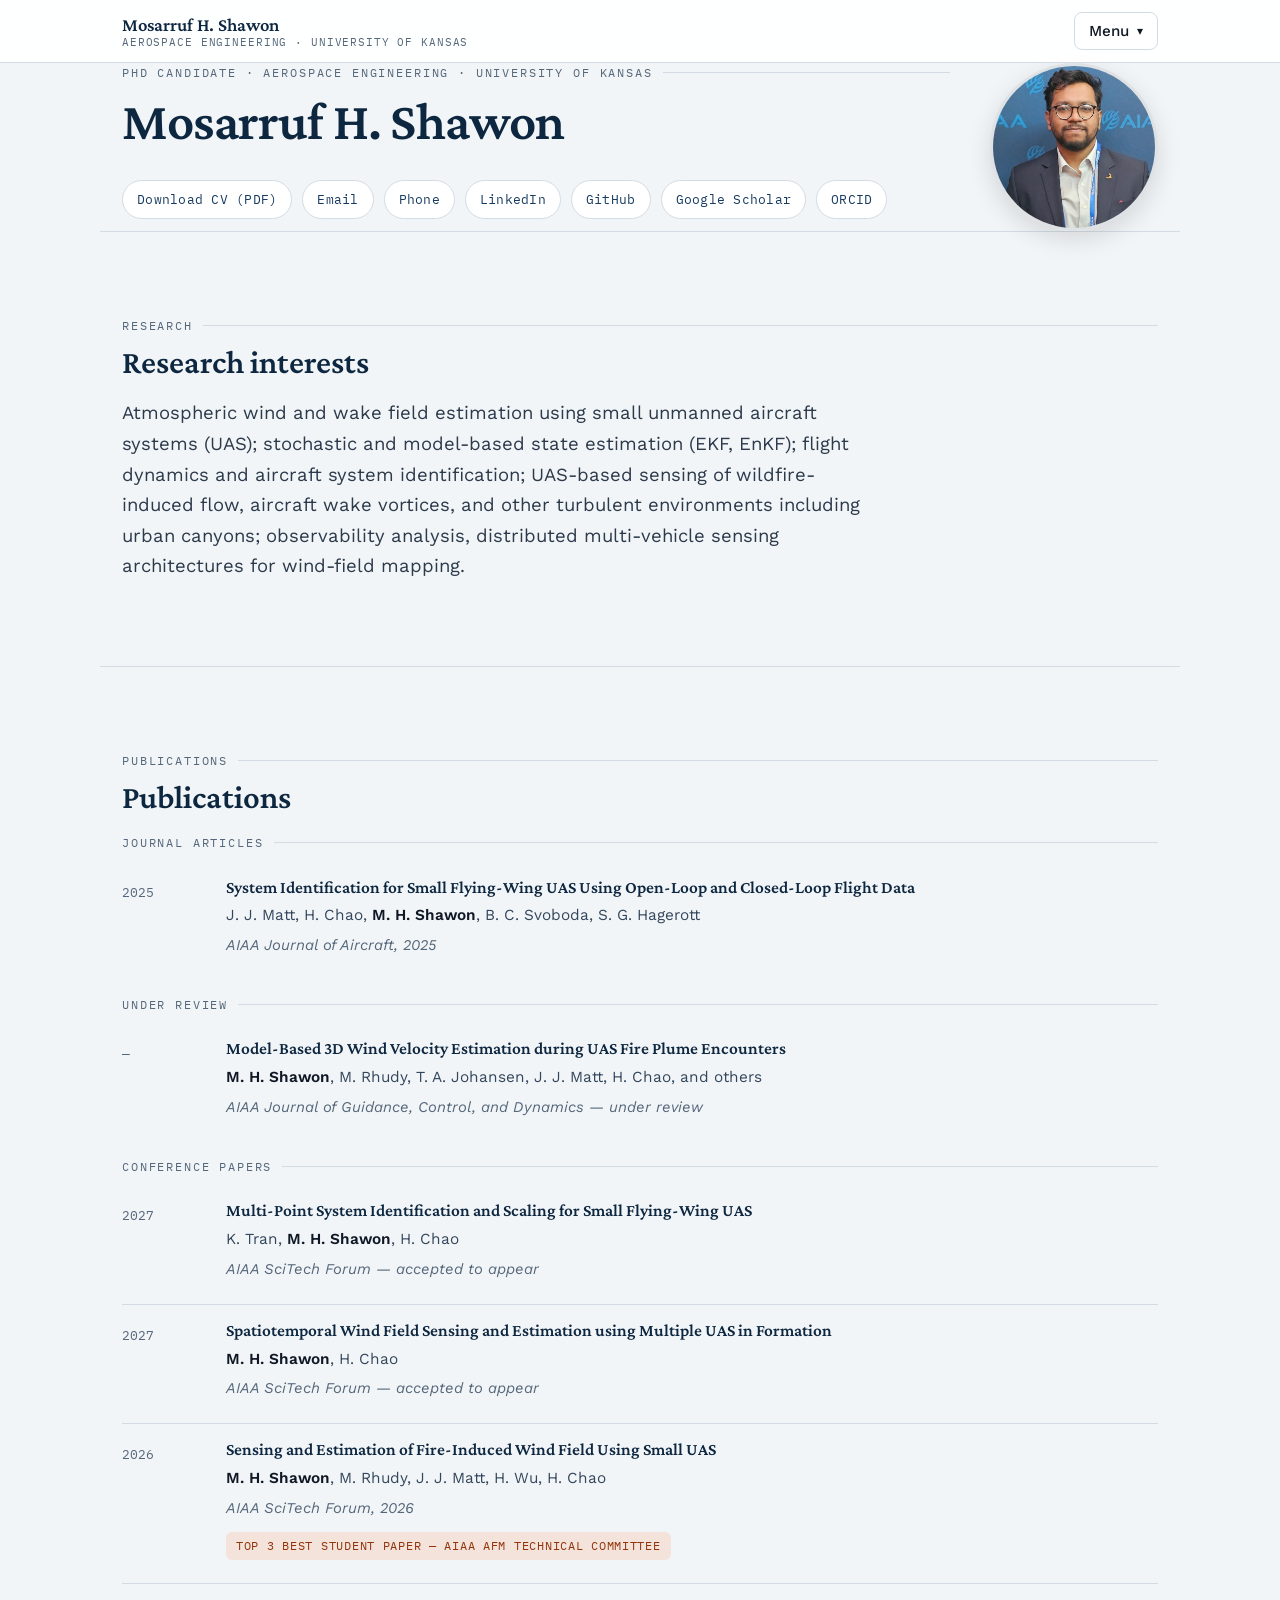
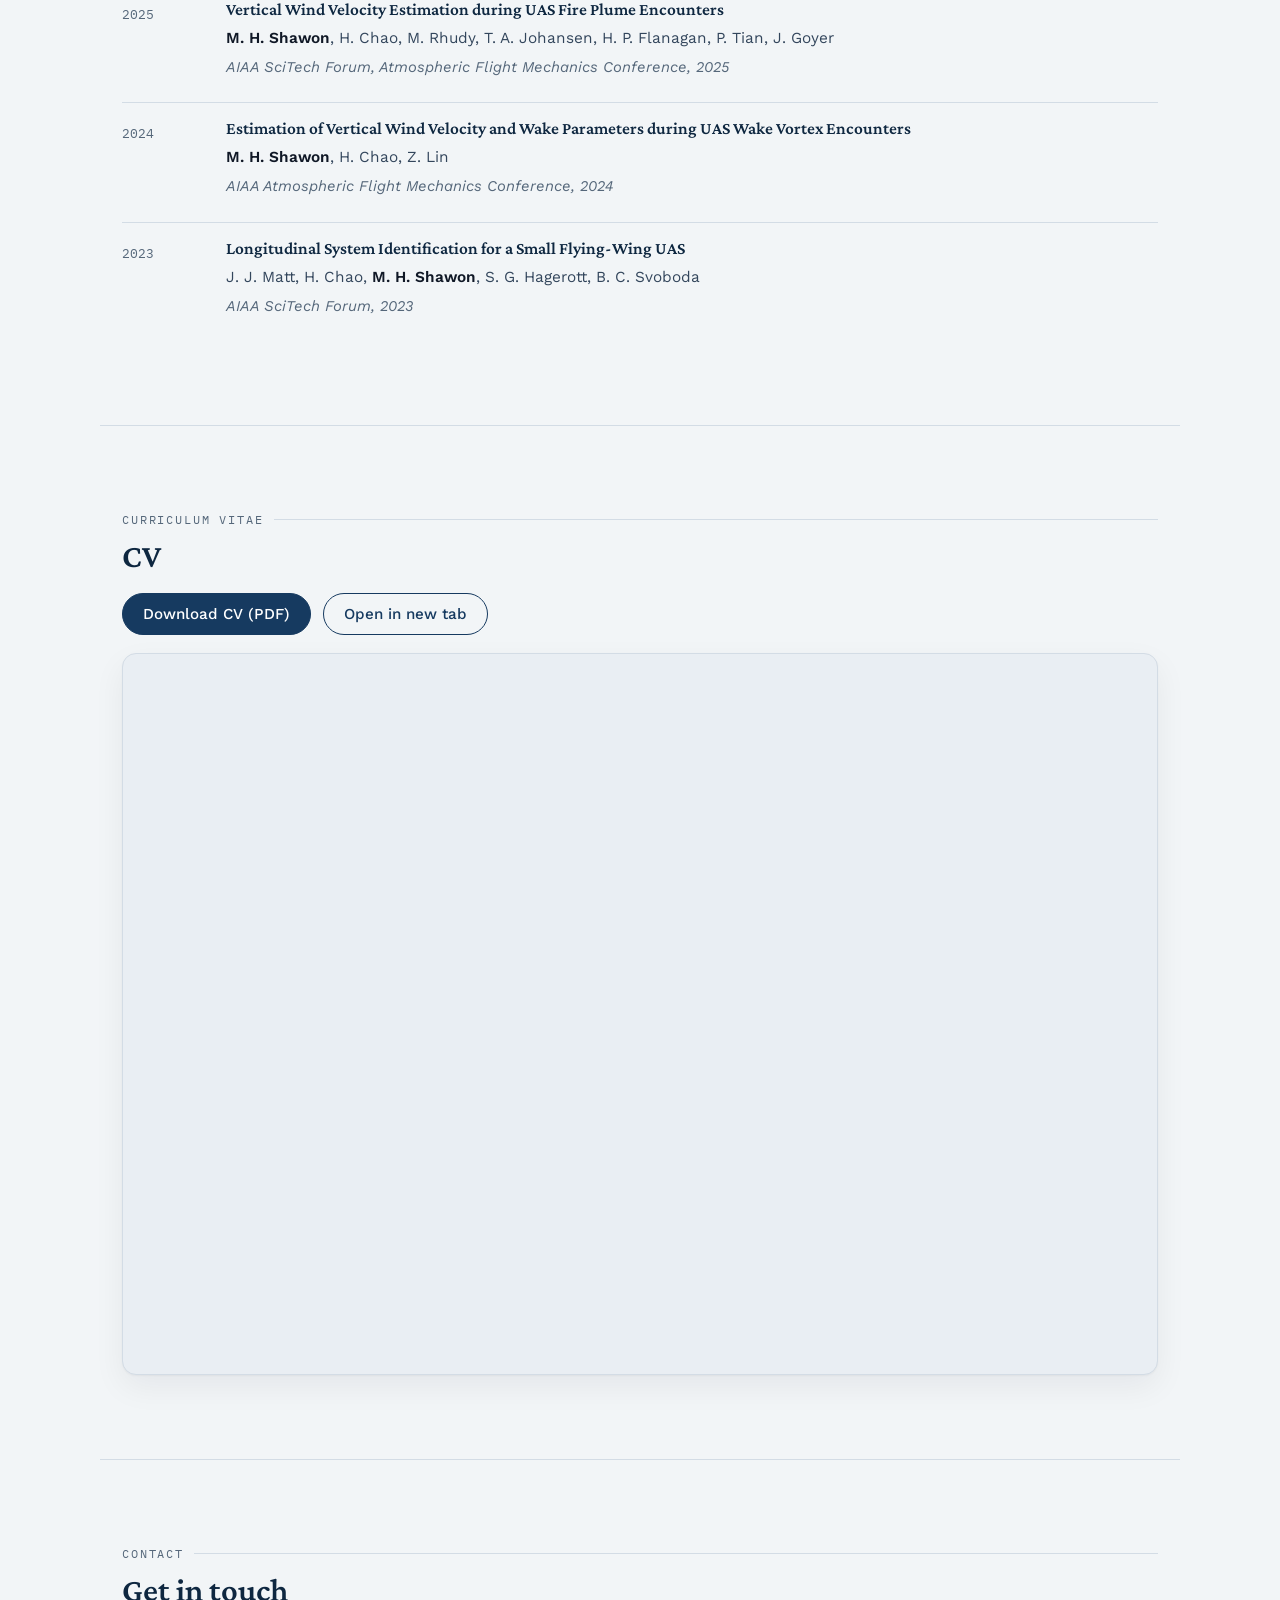
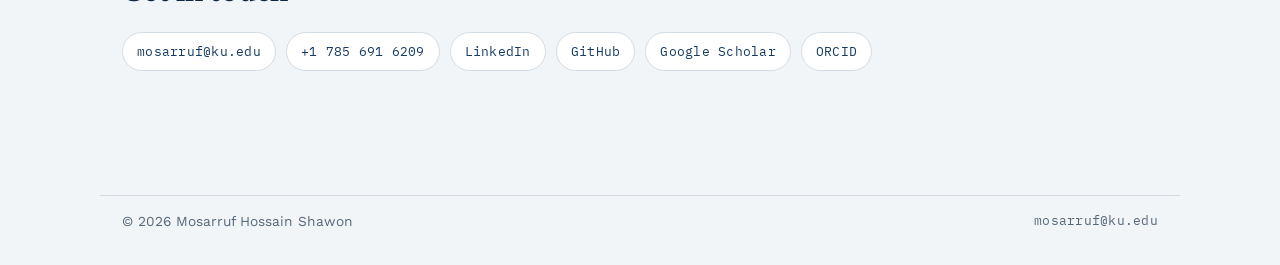
<file: index.html>
<!DOCTYPE html>
<html lang="en">
<head>
<meta charset="utf-8">
<meta name="viewport" content="width=device-width, initial-scale=1">

<title>Mosarruf H. Shawon | Aerospace PhD Candidate — UAS Wind Field Estimation</title>
<meta name="description" content="Mosarruf H. Shawon is an aerospace engineering PhD candidate at the University of Kansas working on wind field estimation, stochastic filtering and system identification with small unmanned aircraft systems. Research, publications, CV and contact links.">
<meta name="keywords" content="Mosarruf Hossain Shawon, Mosarruf Shawon, aerospace engineering, wind estimation, UAS, unmanned aircraft systems, Kalman filter, EKF, system identification, University of Kansas, CUSL, CV">
<meta name="author" content="Mosarruf Hossain Shawon">
<link rel="canonical" href="https://mosarrufhossain.github.io/">
<meta name="robots" content="index, follow">

<meta property="og:type" content="profile">
<meta property="og:title" content="Mosarruf H. Shawon — Aerospace PhD Candidate">
<meta property="og:description" content="Wind field estimation, stochastic filtering and system identification with small unmanned aircraft systems. Research, publications, CV and contact links.">
<meta property="og:url" content="https://mosarrufhossain.github.io/">
<meta property="og:site_name" content="Mosarruf H. Shawon">
<meta name="twitter:card" content="summary">

<link rel="icon" href="assets/img/favicon.svg" type="image/svg+xml">
<link rel="preconnect" href="https://fonts.googleapis.com">
<link rel="preconnect" href="https://fonts.gstatic.com" crossorigin>
<link href="https://fonts.googleapis.com/css2?family=Crimson+Pro:ital,wght@0,400;0,600;1,400&family=IBM+Plex+Mono:wght@400;500&family=Work+Sans:wght@300;400;500;600&display=swap" rel="stylesheet">
<link rel="stylesheet" href="assets/css/styles.css">
<link rel="stylesheet" href="assets/css/onepage.css">
<script defer src="assets/js/main.js"></script>

<style>
/* Top identity section with circular portrait */
.identity {
  display: grid;
  grid-template-columns: minmax(0, 1fr) auto;
  align-items: start;
  gap: 2.5rem;
}

.identity-text {
  min-width: 0;
}

.identity-photo {
  justify-self: end;
  align-self: start;
}

.identity-photo img {
  display: block;
  width: 168px;
  height: 168px;
  border-radius: 50%;
  object-fit: cover;
  object-position: center;
  border: 3px solid rgba(0, 0, 0, 0.08);
  box-shadow: 0 8px 24px rgba(0, 0, 0, 0.12);
}

@media (max-width: 720px) {
  .identity {
    grid-template-columns: 1fr;
  }

  .identity-photo {
    justify-self: start;
    grid-row: 1;
  }

  .identity-photo img {
    width: 132px;
    height: 132px;
  }
}
</style>

<script type="application/ld+json">
{
  "@context": "https://schema.org",
  "@type": "Person",
  "name": "Mosarruf Hossain Shawon",
  "alternateName": "Mosarruf H. Shawon",
  "url": "https://mosarrufhossain.github.io/",
  "email": "mailto:mosarruf@ku.edu",
  "jobTitle": "PhD Candidate in Aerospace Engineering",
  "image": "https://mosarrufhossain.github.io/assets/img/portrait.jpg",
  "affiliation": { "@type": "CollegeOrUniversity", "name": "University of Kansas", "department": "Department of Aerospace Engineering" },
  "sameAs": [
    "https://www.linkedin.com/in/mosarruf-shawon",
    "https://github.com/mosarrufhossain",
    "https://scholar.google.com/citations?user=8Z8fi-0AAAAJ&hl=en&oi=ao",
    "https://orcid.org/0009-0006-4657-786X"
  ]
}
</script>

<style>
  .pub-title a { color: inherit; text-decoration: none; }
  .pub-title a:hover,
  .pub-title a:focus-visible { text-decoration: underline; text-underline-offset: 0.16em; }
</style>

</head>

<body>
<a class="skip-link" href="#main">Skip to content</a>

<header class="site-header">
  <div class="bar">
    <a class="brand" href="#top">
      <span class="brand-name">Mosarruf H. Shawon</span>
      <span class="brand-role">Aerospace Engineering · University of Kansas</span>
    </a>
    <button class="dropdown-toggle" type="button" aria-expanded="false" aria-controls="site-nav">
      Menu <span class="chevron">▾</span>
    </button>
    <nav class="dropdown-panel" id="site-nav" aria-label="Main">
      <a href="#research">Research</a>
      <a href="#publications">Publications</a>
      <a href="#cv">CV</a>
      <a href="#contact">Contact</a>
      <a class="cv-link" href="assets/cv/Mosarruf-Hossain-Shawon-CV.pdf">Download CV (PDF)</a>
    </nav>
  </div>
</header>

<main id="main">

  <!-- ============================ IDENTITY ================================ -->
  <section class="wrap identity" id="top">
    <div class="identity-text">
      <p class="label">PhD Candidate · Aerospace Engineering · University of Kansas</p>
      <h1>Mosarruf H. Shawon</h1>
      <div class="quicklinks">
        <a href="assets/cv/Mosarruf-Hossain-Shawon-CV.pdf">Download CV (PDF)</a>
        <a href="mailto:mosarruf@ku.edu">Email</a>
        <a href="tel:+17856916209">Phone</a>
        <a href="https://www.linkedin.com/in/mosarruf-shawon" rel="me noopener">LinkedIn</a>
        <a href="https://github.com/mosarrufhossain" rel="me noopener">GitHub</a>
        <a href="https://scholar.google.com/citations?user=8Z8fi-0AAAAJ&hl=en&oi=ao" rel="me noopener">Google Scholar</a>
        <a href="https://orcid.org/0009-0006-4657-786X" rel="me noopener">ORCID</a>
      </div>
    </div>
    <div class="identity-photo">
      <img src="assets/img/portrait.jpg" width="168" height="168"
           alt="Mosarruf H. Shawon at the AIAA SciTech Forum">
    </div>
  </section>

  <!-- ========================= RESEARCH ================================== -->
  <section class="wrap block reveal" id="research">
    <p class="label">Research</p>
    <h2>Research interests</h2>
    <p class="lede">
      Atmospheric wind and wake field estimation using small unmanned aircraft systems (UAS);
      stochastic and model-based state estimation (EKF, EnKF); flight dynamics and aircraft
      system identification; UAS-based sensing of wildfire-induced flow, aircraft wake vortices,
      and other turbulent environments including urban canyons; observability analysis, distributed multi-vehicle sensing architectures for wind-field mapping.
    </p>
  </section>

  <!-- ======================= PUBLICATIONS ================================ -->
  <section class="wrap block reveal" id="publications">
    <p class="label">Publications</p>
    <h2>Publications</h2>

    <p class="label" style="margin-top:10px;">Journal Articles</p>
    <ul class="pub-list compact">
      <li class="pub">
        <div class="pub-year">2025</div>
        <div>
          <h3 class="pub-title"><a href="https://arc.aiaa.org/doi/10.2514/1.C038147" rel="noopener">System Identification for Small Flying-Wing UAS Using Open-Loop and Closed-Loop Flight Data</a></h3>
          <p class="pub-authors">J. J. Matt, H. Chao, <span class="me">M. H. Shawon</span>, B. C. Svoboda, S. G. Hagerott</p>
          <p class="pub-venue">AIAA Journal of Aircraft, 2025</p>
        </div>
      </li>
    </ul>

    <p class="label" style="margin-top:22px;">Under Review</p>
    <ul class="pub-list compact">
      <li class="pub">
        <div class="pub-year">—</div>
        <div>
          <h3 class="pub-title">Model-Based 3D Wind Velocity Estimation during UAS Fire Plume Encounters</h3>
          <p class="pub-authors"><span class="me">M. H. Shawon</span>, M. Rhudy, T. A. Johansen, J. J. Matt, H. Chao, and others</p>
          <p class="pub-venue">AIAA Journal of Guidance, Control, and Dynamics — under review</p>
        </div>
      </li>
    </ul>

    <p class="label" style="margin-top:22px;">Conference Papers</p>
    <ul class="pub-list compact">
      <li class="pub">
        <div class="pub-year">2027</div>
        <div>
          <h3 class="pub-title">Multi-Point System Identification and Scaling for Small Flying-Wing UAS</h3>
          <p class="pub-authors">K. Tran, <span class="me">M. H. Shawon</span>, H. Chao</p>
          <p class="pub-venue">AIAA SciTech Forum — accepted to appear</p>
        </div>
      </li>
      <li class="pub">
        <div class="pub-year">2027</div>
        <div>
          <h3 class="pub-title">Spatiotemporal Wind Field Sensing and Estimation using Multiple UAS in Formation</h3>
          <p class="pub-authors"><span class="me">M. H. Shawon</span>, H. Chao</p>
          <p class="pub-venue">AIAA SciTech Forum — accepted to appear</p>
        </div>
      </li>
      <li class="pub">
        <div class="pub-year">2026</div>
        <div>
          <h3 class="pub-title"><a href="https://arc.aiaa.org/doi/10.2514/6.2026-2286" rel="noopener">Sensing and Estimation of Fire-Induced Wind Field Using Small UAS</a></h3>
          <p class="pub-authors"><span class="me">M. H. Shawon</span>, M. Rhudy, J. J. Matt, H. Wu, H. Chao</p>
          <p class="pub-venue">AIAA SciTech Forum, 2026</p>
          <p><span class="award">Top 3 Best Student Paper — AIAA AFM Technical Committee</span></p>
        </div>
      </li>
      <li class="pub">
        <div class="pub-year">2025</div>
        <div>
          <h3 class="pub-title"><a href="https://arc.aiaa.org/doi/abs/10.2514/6.2025-1624" rel="noopener">Vertical Wind Velocity Estimation during UAS Fire Plume Encounters</a></h3>
          <p class="pub-authors"><span class="me">M. H. Shawon</span>, H. Chao, M. Rhudy, T. A. Johansen, H. P. Flanagan, P. Tian, J. Goyer</p>
          <p class="pub-venue">AIAA SciTech Forum, Atmospheric Flight Mechanics Conference, 2025</p>
        </div>
      </li>
      <li class="pub">
        <div class="pub-year">2024</div>
        <div>
          <h3 class="pub-title"><a href="https://arc.aiaa.org/doi/10.2514/6.2024-2487" rel="noopener">Estimation of Vertical Wind Velocity and Wake Parameters during UAS Wake Vortex Encounters</a></h3>
          <p class="pub-authors"><span class="me">M. H. Shawon</span>, H. Chao, Z. Lin</p>
          <p class="pub-venue">AIAA Atmospheric Flight Mechanics Conference, 2024</p>
        </div>
      </li>
      <li class="pub">
        <div class="pub-year">2023</div>
        <div>
          <h3 class="pub-title"><a href="https://arc.aiaa.org/doi/10.2514/6.2023-0628" rel="noopener">Longitudinal System Identification for a Small Flying-Wing UAS</a></h3>
          <p class="pub-authors">J. J. Matt, H. Chao, <span class="me">M. H. Shawon</span>, S. G. Hagerott, B. C. Svoboda</p>
          <p class="pub-venue">AIAA SciTech Forum, 2023</p>
        </div>
      </li>
    </ul>
  </section>

  <!-- ============================== CV ==================================== -->
  <section class="wrap block reveal" id="cv">
    <p class="label">Curriculum Vitae</p>
    <h2>CV</h2>
    <div class="btn-row" style="margin-top:4px; margin-bottom:18px;">
      <a class="btn" href="assets/cv/Mosarruf-Hossain-Shawon-CV.pdf">Download CV (PDF)</a>
      <a class="btn btn--ghost" href="assets/cv/Mosarruf-Hossain-Shawon-CV.pdf" target="_blank" rel="noopener">Open in new tab</a>
    </div>
    <div class="cv-embed">
      <iframe src="assets/cv/Mosarruf-Hossain-Shawon-CV.pdf" title="Mosarruf H. Shawon — CV">
        <p class="cv-fallback">Your browser can't display the embedded PDF.
        <a href="assets/cv/Mosarruf-Hossain-Shawon-CV.pdf">Download the CV</a> instead.</p>
      </iframe>
    </div>
  </section>

  <!-- ============================ CONTACT ================================= -->
  <section class="wrap block reveal" id="contact">
    <p class="label">Contact</p>
    <h2>Get in touch</h2>
    <div class="quicklinks">
      <a href="mailto:mosarruf@ku.edu">mosarruf@ku.edu</a>
      <a href="tel:+17856916209">+1 785 691 6209</a>
      <a href="https://www.linkedin.com/in/mosarruf-shawon" rel="me noopener">LinkedIn</a>
      <a href="https://github.com/mosarrufhossain" rel="me noopener">GitHub</a>
      <a href="https://scholar.google.com/citations?user=8Z8fi-0AAAAJ&hl=en&oi=ao" rel="me noopener">Google Scholar</a>
      <a href="https://orcid.org/0009-0006-4657-786X" rel="me noopener">ORCID</a>
    </div>
  </section>

</main>

<footer class="footer-bottom wrap" style="border-top:1px solid var(--rule); margin-top:40px;">
  <span>© <span id="year">2026</span> Mosarruf Hossain Shawon</span>
  <span class="mono">mosarruf@ku.edu</span>
</footer>

</body>
</html>
</file>
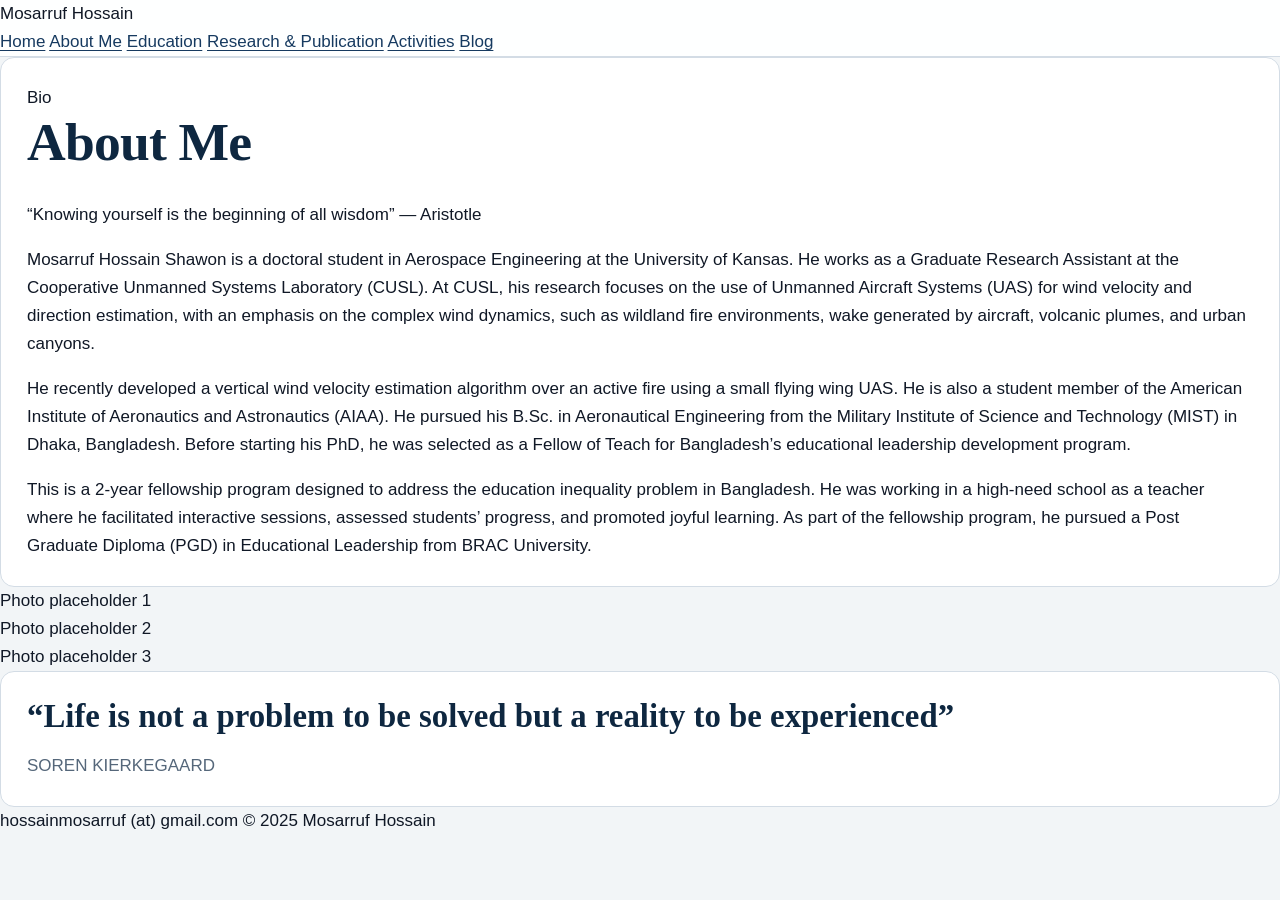
<file: about.html>
<!DOCTYPE html>
<html lang="en">
<head>
  <meta charset="UTF-8" />
  <meta name="viewport" content="width=device-width, initial-scale=1.0" />
  <title>About Me | Mosarruf Hossain</title>
  <link rel="stylesheet" href="styles.css" />
</head>
<body>
  <header class="site-header">
    <nav class="nav">
      <a class="brand" href="index.html">Mosarruf Hossain</a>
      <div class="nav-links">
        <a href="index.html">Home</a>
        <a href="about.html">About Me</a>
        <a href="education.html">Education</a>
        <a href="research.html">Research &amp; Publication</a>
        <a href="activities.html">Activities</a>
        <a href="blog.html">Blog</a>
      </div>
    </nav>
  </header>

  <main class="container">
    <section class="card page-title">
      <div class="smallcaps">Bio</div>
      <h1>About Me</h1>
      <p class="lead">“Knowing yourself is the beginning of all wisdom” — Aristotle</p>
      <p>Mosarruf Hossain Shawon is a doctoral student in Aerospace Engineering at the University of Kansas. He works as a Graduate Research Assistant at the Cooperative Unmanned Systems Laboratory (CUSL). At CUSL, his research focuses on the use of Unmanned Aircraft Systems (UAS) for wind velocity and direction estimation, with an emphasis on the complex wind dynamics, such as wildland fire environments, wake generated by aircraft, volcanic plumes, and urban canyons.</p>
      <p>He recently developed a vertical wind velocity estimation algorithm over an active fire using a small flying wing UAS. He is also a student member of the American Institute of Aeronautics and Astronautics (AIAA). He pursued his B.Sc. in Aeronautical Engineering from the Military Institute of Science and Technology (MIST) in Dhaka, Bangladesh. Before starting his PhD, he was selected as a Fellow of Teach for Bangladesh’s educational leadership development program.</p>
      <p>This is a 2-year fellowship program designed to address the education inequality problem in Bangladesh. He was working in a high-need school as a teacher where he facilitated interactive sessions, assessed students’ progress, and promoted joyful learning. As part of the fellowship program, he pursued a Post Graduate Diploma (PGD) in Educational Leadership from BRAC University.</p>
    </section>

    <section class="section gallery">
      <div class="placeholder">Photo placeholder 1</div>
      <div class="placeholder">Photo placeholder 2</div>
      <div class="placeholder">Photo placeholder 3</div>
    </section>

    <section class="section card quote">
      <h2>“Life is not a problem to be solved but a reality to be experienced”</h2>
      <div class="muted">SOREN KIERKEGAARD</div>
    </section>
  </main>

  <footer class="footer">
    <div class="footer-inner">hossainmosarruf (at) gmail.com © 2025 Mosarruf Hossain</div>
  </footer>
  <script src="script.js"></script>
</body>
</html>
</file>
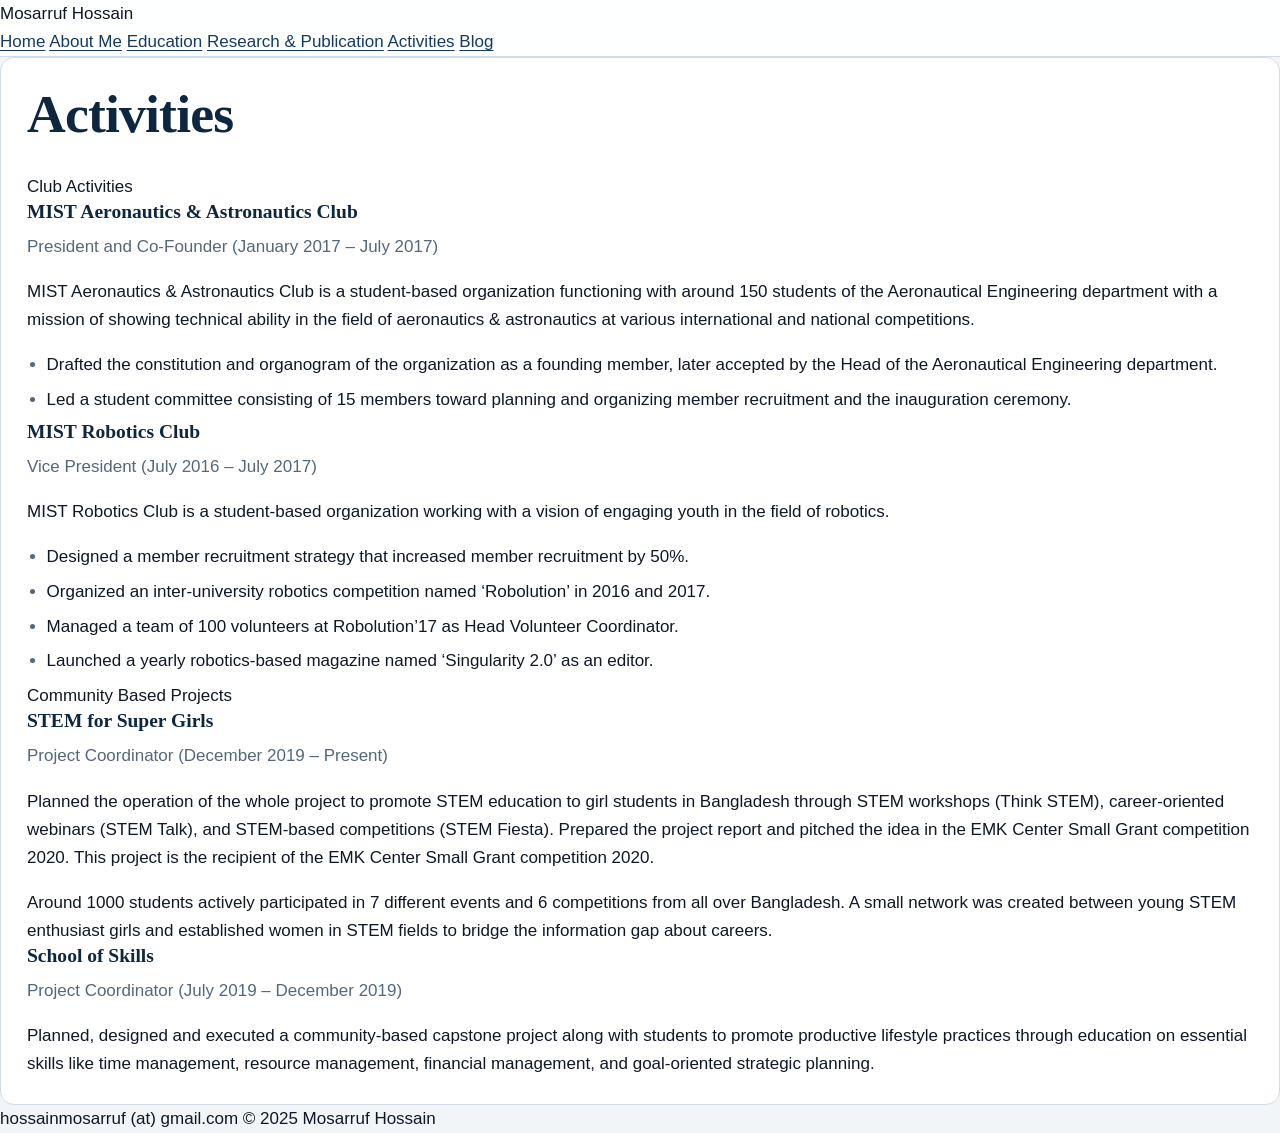
<file: activities.html>
<!DOCTYPE html>
<html lang="en">
<head>
  <meta charset="UTF-8" />
  <meta name="viewport" content="width=device-width, initial-scale=1.0" />
  <title>Activities | Mosarruf Hossain</title>
  <link rel="stylesheet" href="styles.css" />
</head>
<body>
  <header class="site-header">
    <nav class="nav">
      <a class="brand" href="index.html">Mosarruf Hossain</a>
      <div class="nav-links">
        <a href="index.html">Home</a>
        <a href="about.html">About Me</a>
        <a href="education.html">Education</a>
        <a href="research.html">Research &amp; Publication</a>
        <a href="activities.html">Activities</a>
        <a href="blog.html">Blog</a>
      </div>
    </nav>
  </header>

  <main class="container">
    <section class="card page-title">
      <h1>Activities</h1>
      <div class="timeline-item">
        <div class="smallcaps">Club Activities</div>
        <h3>MIST Aeronautics &amp; Astronautics Club</h3>
        <p class="muted">President and Co-Founder (January 2017 – July 2017)</p>
        <p>MIST Aeronautics &amp; Astronautics Club is a student-based organization functioning with around 150 students of the Aeronautical Engineering department with a mission of showing technical ability in the field of aeronautics &amp; astronautics at various international and national competitions.</p>
        <ul class="list-clean">
          <li>Drafted the constitution and organogram of the organization as a founding member, later accepted by the Head of the Aeronautical Engineering department.</li>
          <li>Led a student committee consisting of 15 members toward planning and organizing member recruitment and the inauguration ceremony.</li>
        </ul>
      </div>

      <div class="timeline-item">
        <h3>MIST Robotics Club</h3>
        <p class="muted">Vice President (July 2016 – July 2017)</p>
        <p>MIST Robotics Club is a student-based organization working with a vision of engaging youth in the field of robotics.</p>
        <ul class="list-clean">
          <li>Designed a member recruitment strategy that increased member recruitment by 50%.</li>
          <li>Organized an inter-university robotics competition named ‘Robolution’ in 2016 and 2017.</li>
          <li>Managed a team of 100 volunteers at Robolution’17 as Head Volunteer Coordinator.</li>
          <li>Launched a yearly robotics-based magazine named ‘Singularity 2.0’ as an editor.</li>
        </ul>
      </div>

      <div class="timeline-item">
        <div class="smallcaps">Community Based Projects</div>
        <h3>STEM for Super Girls</h3>
        <p class="muted">Project Coordinator (December 2019 – Present)</p>
        <p>Planned the operation of the whole project to promote STEM education to girl students in Bangladesh through STEM workshops (Think STEM), career-oriented webinars (STEM Talk), and STEM-based competitions (STEM Fiesta). Prepared the project report and pitched the idea in the EMK Center Small Grant competition 2020. This project is the recipient of the EMK Center Small Grant competition 2020.</p>
        <p>Around 1000 students actively participated in 7 different events and 6 competitions from all over Bangladesh. A small network was created between young STEM enthusiast girls and established women in STEM fields to bridge the information gap about careers.</p>
      </div>

      <div class="timeline-item">
        <h3>School of Skills</h3>
        <p class="muted">Project Coordinator (July 2019 – December 2019)</p>
        <p>Planned, designed and executed a community-based capstone project along with students to promote productive lifestyle practices through education on essential skills like time management, resource management, financial management, and goal-oriented strategic planning.</p>
      </div>
    </section>
  </main>

  <footer class="footer">
    <div class="footer-inner">hossainmosarruf (at) gmail.com © 2025 Mosarruf Hossain</div>
  </footer>
  <script src="script.js"></script>
</body>
</html>
</file>
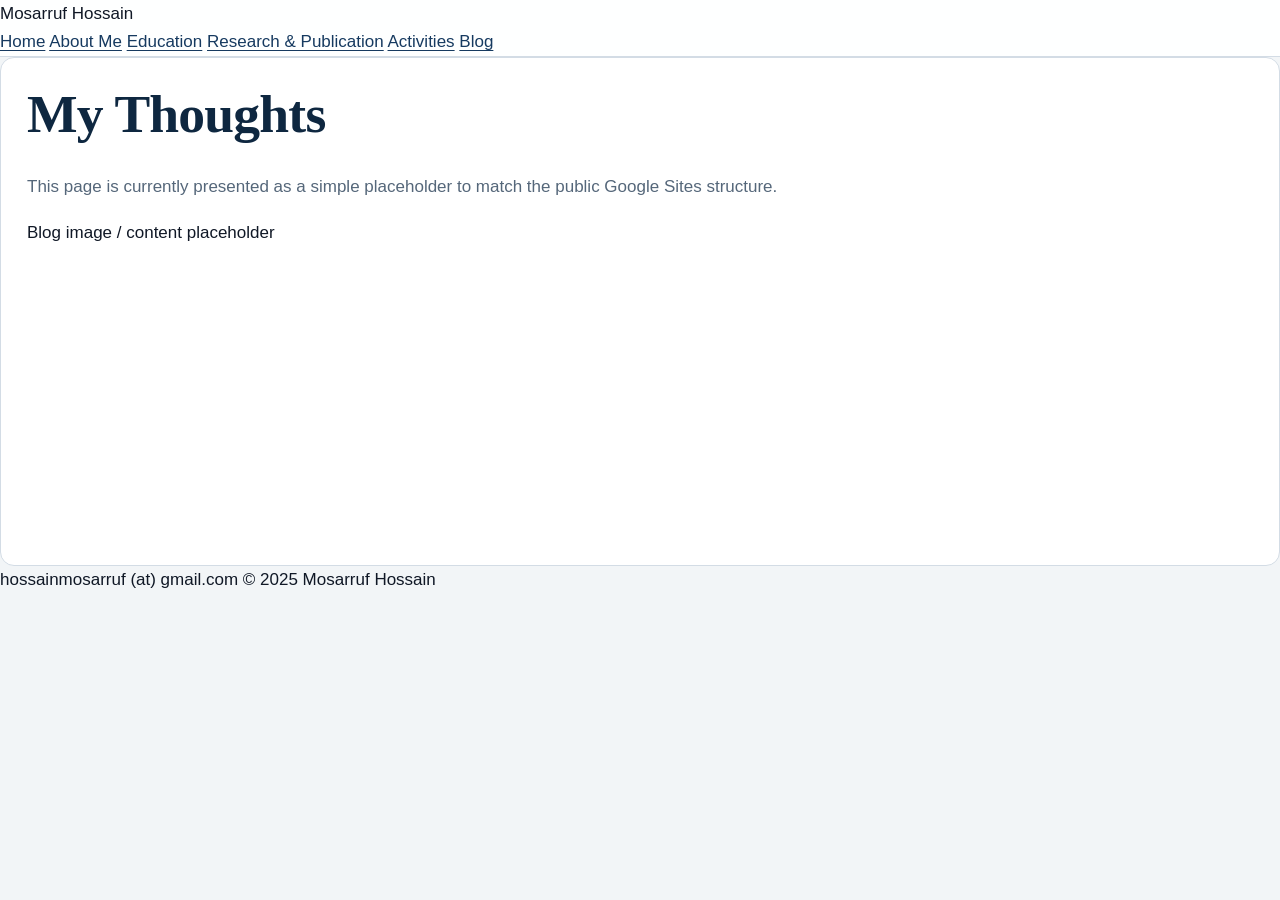
<file: blog.html>
<!DOCTYPE html>
<html lang="en">
<head>
  <meta charset="UTF-8" />
  <meta name="viewport" content="width=device-width, initial-scale=1.0" />
  <title>Blog | Mosarruf Hossain</title>
  <link rel="stylesheet" href="styles.css" />
</head>
<body>
  <header class="site-header">
    <nav class="nav">
      <a class="brand" href="index.html">Mosarruf Hossain</a>
      <div class="nav-links">
        <a href="index.html">Home</a>
        <a href="about.html">About Me</a>
        <a href="education.html">Education</a>
        <a href="research.html">Research &amp; Publication</a>
        <a href="activities.html">Activities</a>
        <a href="blog.html">Blog</a>
      </div>
    </nav>
  </header>

  <main class="container">
    <section class="card page-title">
      <h1>My Thoughts</h1>
      <p class="muted">This page is currently presented as a simple placeholder to match the public Google Sites structure.</p>
      <div class="placeholder" style="min-height: 320px; margin-top: 18px;">Blog image / content placeholder</div>
    </section>
  </main>

  <footer class="footer">
    <div class="footer-inner">hossainmosarruf (at) gmail.com © 2025 Mosarruf Hossain</div>
  </footer>
  <script src="script.js"></script>
</body>
</html>
</file>
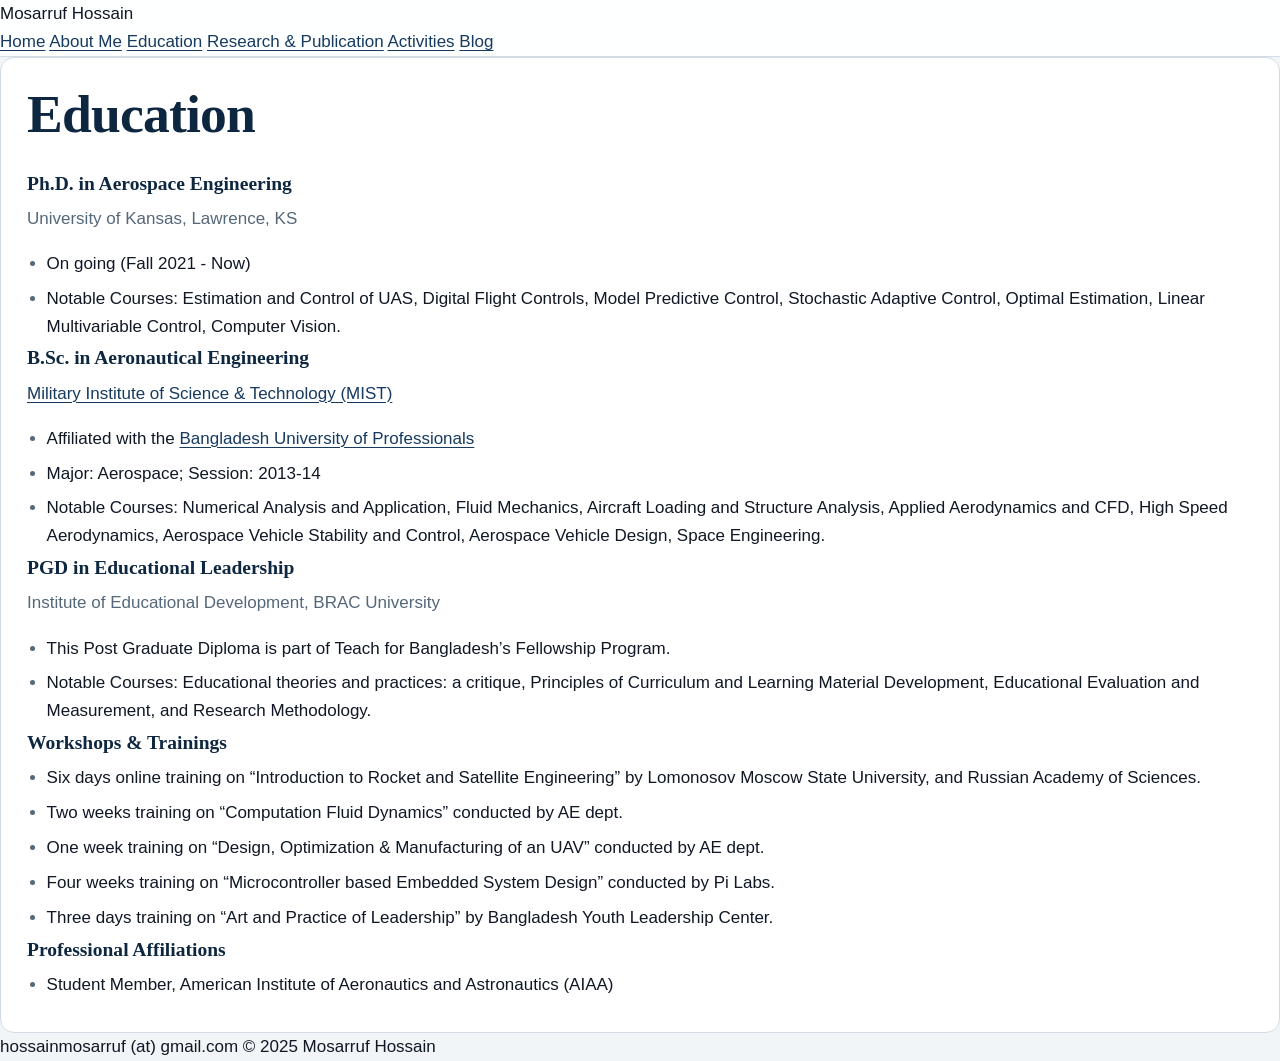
<file: education.html>
<!DOCTYPE html>
<html lang="en">
<head>
  <meta charset="UTF-8" />
  <meta name="viewport" content="width=device-width, initial-scale=1.0" />
  <title>Education | Mosarruf Hossain</title>
  <link rel="stylesheet" href="styles.css" />
</head>
<body>
  <header class="site-header">
    <nav class="nav">
      <a class="brand" href="index.html">Mosarruf Hossain</a>
      <div class="nav-links">
        <a href="index.html">Home</a>
        <a href="about.html">About Me</a>
        <a href="education.html">Education</a>
        <a href="research.html">Research &amp; Publication</a>
        <a href="activities.html">Activities</a>
        <a href="blog.html">Blog</a>
      </div>
    </nav>
  </header>

  <main class="container">
    <section class="card page-title">
      <h1>Education</h1>
      <div class="timeline-item">
        <h3>Ph.D. in Aerospace Engineering</h3>
        <p class="muted">University of Kansas, Lawrence, KS</p>
        <ul class="list-clean">
          <li>On going (Fall 2021 - Now)</li>
          <li>Notable Courses: Estimation and Control of UAS, Digital Flight Controls, Model Predictive Control, Stochastic Adaptive Control, Optimal Estimation, Linear Multivariable Control, Computer Vision.</li>
        </ul>
      </div>
      <div class="timeline-item">
        <h3>B.Sc. in Aeronautical Engineering</h3>
        <p><a href="https://mist.ac.bd" target="_blank" rel="noreferrer">Military Institute of Science &amp; Technology (MIST)</a></p>
        <ul class="list-clean">
          <li>Affiliated with the <a href="https://bup.edu.bd" target="_blank" rel="noreferrer">Bangladesh University of Professionals</a></li>
          <li>Major: Aerospace; Session: 2013-14</li>
          <li>Notable Courses: Numerical Analysis and Application, Fluid Mechanics, Aircraft Loading and Structure Analysis, Applied Aerodynamics and CFD, High Speed Aerodynamics, Aerospace Vehicle Stability and Control, Aerospace Vehicle Design, Space Engineering.</li>
        </ul>
      </div>
      <div class="timeline-item">
        <h3>PGD in Educational Leadership</h3>
        <p class="muted">Institute of Educational Development, BRAC University</p>
        <ul class="list-clean">
          <li>This Post Graduate Diploma is part of Teach for Bangladesh’s Fellowship Program.</li>
          <li>Notable Courses: Educational theories and practices: a critique, Principles of Curriculum and Learning Material Development, Educational Evaluation and Measurement, and Research Methodology.</li>
        </ul>
      </div>
      <div class="timeline-item">
        <h3>Workshops &amp; Trainings</h3>
        <ul class="list-clean">
          <li>Six days online training on “Introduction to Rocket and Satellite Engineering” by Lomonosov Moscow State University, and Russian Academy of Sciences.</li>
          <li>Two weeks training on “Computation Fluid Dynamics” conducted by AE dept.</li>
          <li>One week training on “Design, Optimization &amp; Manufacturing of an UAV” conducted by AE dept.</li>
          <li>Four weeks training on “Microcontroller based Embedded System Design” conducted by Pi Labs.</li>
          <li>Three days training on “Art and Practice of Leadership” by Bangladesh Youth Leadership Center.</li>
        </ul>
      </div>
      <div class="timeline-item">
        <h3>Professional Affiliations</h3>
        <ul class="list-clean">
          <li>Student Member, American Institute of Aeronautics and Astronautics (AIAA)</li>
        </ul>
      </div>
    </section>
  </main>

  <footer class="footer">
    <div class="footer-inner">hossainmosarruf (at) gmail.com © 2025 Mosarruf Hossain</div>
  </footer>
  <script src="script.js"></script>
</body>
</html>
</file>
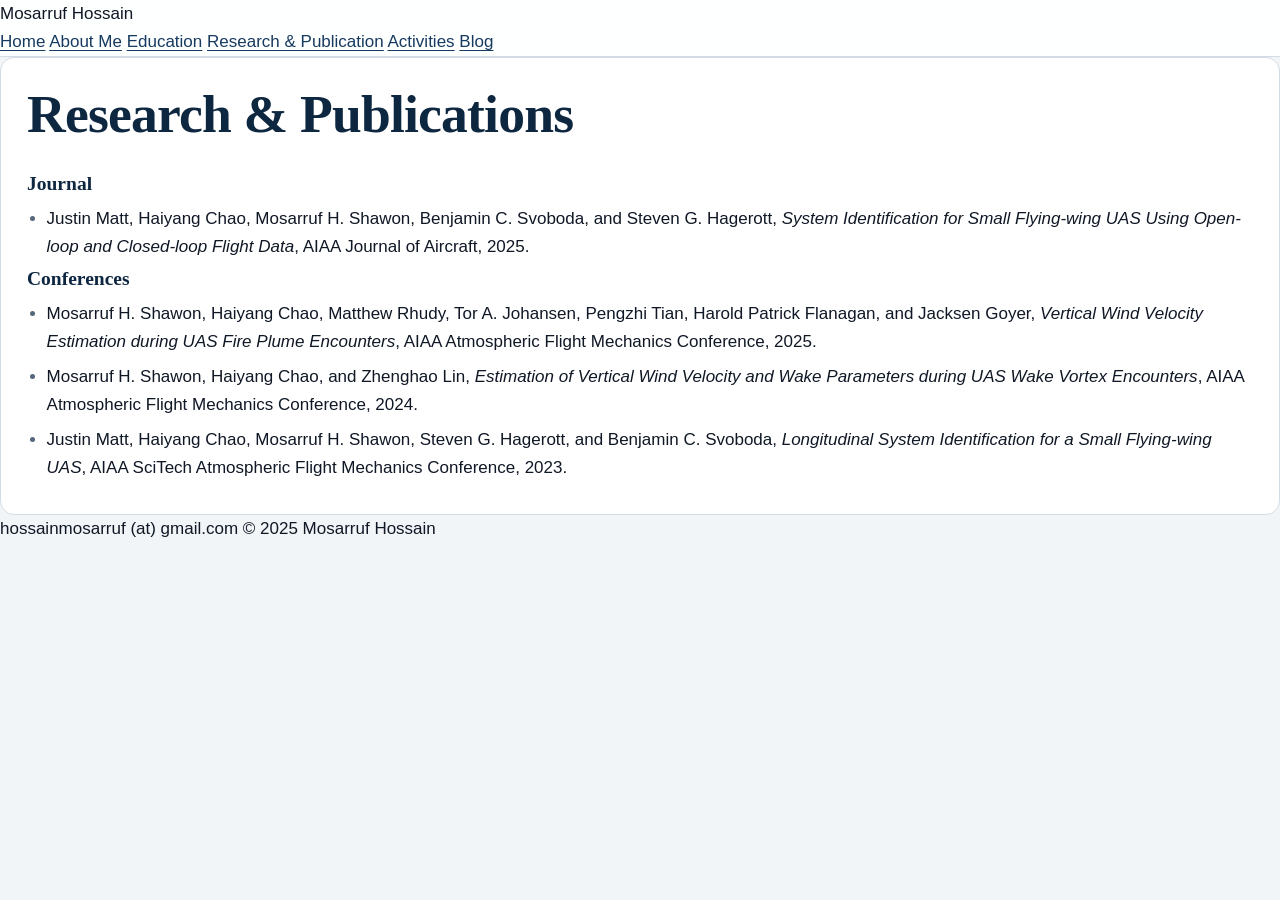
<file: research.html>
<!DOCTYPE html>
<html lang="en">
<head>
  <meta charset="UTF-8" />
  <meta name="viewport" content="width=device-width, initial-scale=1.0" />
  <title>Research & Publication | Mosarruf Hossain</title>
  <link rel="stylesheet" href="styles.css" />
</head>
<body>
  <header class="site-header">
    <nav class="nav">
      <a class="brand" href="index.html">Mosarruf Hossain</a>
      <div class="nav-links">
        <a href="index.html">Home</a>
        <a href="about.html">About Me</a>
        <a href="education.html">Education</a>
        <a href="research.html">Research &amp; Publication</a>
        <a href="activities.html">Activities</a>
        <a href="blog.html">Blog</a>
      </div>
    </nav>
  </header>

  <main class="container">
    <section class="card page-title">
      <h1>Research &amp; Publications</h1>
      <div class="timeline-item">
        <h3>Journal</h3>
        <ul class="list-clean">
          <li>Justin Matt, Haiyang Chao, Mosarruf H. Shawon, Benjamin C. Svoboda, and Steven G. Hagerott, <em>System Identification for Small Flying-wing UAS Using Open-loop and Closed-loop Flight Data</em>, AIAA Journal of Aircraft, 2025.</li>
        </ul>
      </div>
      <div class="timeline-item">
        <h3>Conferences</h3>
        <ul class="list-clean">
          <li>Mosarruf H. Shawon, Haiyang Chao, Matthew Rhudy, Tor A. Johansen, Pengzhi Tian, Harold Patrick Flanagan, and Jacksen Goyer, <em>Vertical Wind Velocity Estimation during UAS Fire Plume Encounters</em>, AIAA Atmospheric Flight Mechanics Conference, 2025.</li>
          <li>Mosarruf H. Shawon, Haiyang Chao, and Zhenghao Lin, <em>Estimation of Vertical Wind Velocity and Wake Parameters during UAS Wake Vortex Encounters</em>, AIAA Atmospheric Flight Mechanics Conference, 2024.</li>
          <li>Justin Matt, Haiyang Chao, Mosarruf H. Shawon, Steven G. Hagerott, and Benjamin C. Svoboda, <em>Longitudinal System Identification for a Small Flying-wing UAS</em>, AIAA SciTech Atmospheric Flight Mechanics Conference, 2023.</li>
        </ul>
      </div>
    </section>
  </main>

  <footer class="footer">
    <div class="footer-inner">hossainmosarruf (at) gmail.com © 2025 Mosarruf Hossain</div>
  </footer>
  <script src="script.js"></script>
</body>
</html>
</file>
<file: assets/css/styles.css>
/* ==========================================================================
   Mosarruf H. Shawon — academic site
   File map:  styles.css = all styling.  Edit tokens below to restyle the site.
   ========================================================================== */

/* --- 1. Design tokens ---------------------------------------------------- */
:root {
  /* Colour */
  --paper:      #f2f5f7;   /* page background            */
  --surface:    #ffffff;   /* cards, header              */
  --surface-2:  #e9eef3;   /* subtle fills               */
  --ink:        #101826;   /* primary text               */
  --muted:      #55677a;   /* secondary text             */
  --navy:       #163a60;   /* primary accent / links     */
  --navy-deep:  #0e2740;   /* hover, headings            */
  --rule:       #d3dce5;   /* hairlines                  */
  --ember:      #c1440e;   /* signal accent, used rarely */
  --ember-ink:  #93330a;   /* accessible text version of the accent */
  --ember-soft: #f3e3da;

  /* Type */
  --display: "Crimson Pro", Georgia, "Times New Roman", serif;
  --body:    "Work Sans", -apple-system, BlinkMacSystemFont, "Segoe UI", Arial, sans-serif;
  --mono:    "IBM Plex Mono", ui-monospace, "SFMono-Regular", Consolas, monospace;

  /* Spacing / layout */
  --wrap: 1080px;
  --gap: 24px;
  --block: clamp(48px, 7vw, 84px);
  --radius: 14px;
  --shadow: 0 1px 2px rgba(16, 24, 38, .04), 0 12px 32px rgba(16, 24, 38, .06);
}

/* --- 2. Base ------------------------------------------------------------- */
*, *::before, *::after { box-sizing: border-box; }

html { -webkit-text-size-adjust: 100%; scroll-behavior: smooth; scroll-padding-top: 92px; }

body {
  margin: 0;
  background: var(--paper);
  color: var(--ink);
  font-family: var(--body);
  font-size: 1.0625rem;
  line-height: 1.65;
  font-weight: 400;
  -webkit-font-smoothing: antialiased;
}

h1, h2, h3, h4 { font-family: var(--display); color: var(--navy-deep); line-height: 1.15; margin: 0 0 .5em; font-weight: 600; }
h1 { font-size: clamp(2.15rem, 5vw, 3.35rem); letter-spacing: -.015em; }
h2 { font-size: clamp(1.55rem, 3vw, 2.05rem); }
h3 { font-size: 1.22rem; }
h4 { font-size: 1.02rem; font-family: var(--body); font-weight: 600; letter-spacing: .01em; }

p { margin: 0 0 1em; }
p:last-child, ul:last-child, ol:last-child { margin-bottom: 0; }

a { color: var(--navy); text-decoration-thickness: 1px; text-underline-offset: 3px; }
a:hover { color: var(--ember); }

img, svg { max-width: 100%; height: auto; display: block; }

ul, ol { margin: 0 0 1em; padding-left: 1.15em; }
li { margin-bottom: .4em; }
li::marker { color: var(--muted); }

strong { font-weight: 600; }
abbr { text-decoration: none; border-bottom: 1px dotted var(--muted); cursor: help; }

:focus-visible {
  outline: 3px solid var(--ember);
  outline-offset: 3px;
  border-radius: 3px;
}

.skip-link {
  position: absolute; left: 12px; top: -60px; z-index: 100;
  background: var(--navy); color: #fff; padding: 10px 16px; border-radius: 0 0 8px 8px;
  font: 500 .9rem/1 var(--body); text-decoration: none;
  transition: top .15s ease;
}
.skip-link:focus { top: 0; color: #fff; }

/* --- 3. Shared bits ------------------------------------------------------ */
.wrap { max-width: var(--wrap); margin-inline: auto; padding-inline: 22px; }

.label {                       /* small mono eyebrow above a heading */
  font-family: var(--mono);
  font-size: .72rem;
  letter-spacing: .16em;
  text-transform: uppercase;
  color: var(--muted);
  margin: 0 0 .8em;
  display: flex; align-items: center; gap: 10px;
}
.label::after { content: ""; flex: 1; height: 1px; background: var(--rule); }

.lede { font-size: 1.16rem; color: #2c3a4b; max-width: 62ch; }
.muted { color: var(--muted); }
.small { font-size: .92rem; }
.mono { font-family: var(--mono); font-size: .82rem; letter-spacing: .02em; }
.center { text-align: center; }
.visually-hidden-heading {          /* present for screen readers, hidden visually */
  position: absolute; width: 1px; height: 1px; overflow: hidden;
  clip: rect(0 0 0 0); clip-path: inset(50%); white-space: nowrap;
}

.block { padding-block: var(--block); border-top: 1px solid var(--rule); }
.block:first-of-type { border-top: 0; }
.block--tint { background: var(--surface); }

.card {
  background: var(--surface);
  border: 1px solid var(--rule);
  border-radius: var(--radius);
  padding: 26px;
}
.card > :last-child { margin-bottom: 0; }

.grid { display: grid; gap: var(--gap); }
.grid--2 { grid-template-columns: repeat(2, minmax(0, 1fr)); }
.grid--3 { grid-template-columns: repeat(3, minmax(0, 1fr)); }

.btn {
  display: inline-flex; align-items: center; gap: 8px;
  padding: 11px 20px; border-radius: 999px;
  background: var(--navy); color: #fff; border: 1px solid var(--navy);
  font: 500 .95rem/1.2 var(--body); text-decoration: none;
  transition: background .15s ease, color .15s ease;
}
.btn:hover { background: var(--navy-deep); border-color: var(--navy-deep); color: #fff; }
.btn--ghost { background: transparent; color: var(--navy); }
.btn--ghost:hover { background: var(--surface-2); color: var(--navy-deep); }
.btn-row { display: flex; flex-wrap: wrap; gap: 12px; margin-top: 22px; }

.chip {
  display: inline-block;
  font-family: var(--mono); font-size: .74rem; letter-spacing: .04em;
  padding: 4px 10px; border-radius: 6px;
  background: var(--surface-2); color: #33465c; border: 1px solid var(--rule);
}
.chip-row { display: flex; flex-wrap: wrap; gap: 8px; margin: 0; padding: 0; list-style: none; }
.chip-row li { margin: 0; }

.award {
  display: inline-flex; align-items: baseline; gap: 8px;
  font-family: var(--mono); font-size: .75rem; letter-spacing: .06em; text-transform: uppercase;
  color: var(--ember-ink); background: var(--ember-soft);
  border-radius: 6px; padding: 4px 10px;
}

/* --- 4. Header / navigation ---------------------------------------------- */
.site-header {
  position: sticky; top: 0; z-index: 40;
  background: rgba(255, 255, 255, .92);
  backdrop-filter: saturate(140%) blur(8px);
  border-bottom: 1px solid var(--rule);
}
.bar {
  max-width: var(--wrap); margin-inline: auto; padding: 12px 22px;
  display: flex; align-items: center; justify-content: space-between; gap: 18px;
}
.brand { text-decoration: none; color: var(--ink); line-height: 1.25; }
.brand-name { display: block; font-family: var(--display); font-size: 1.16rem; font-weight: 600; color: var(--navy-deep); }
.brand-role { display: block; font-family: var(--mono); font-size: .68rem; letter-spacing: .08em; text-transform: uppercase; color: var(--muted); }

.site-nav { display: flex; align-items: center; gap: 6px; flex-wrap: wrap; justify-content: flex-end; }
.site-nav a {
  color: var(--ink); text-decoration: none; font-size: .93rem;
  padding: 7px 10px; border-radius: 8px;
}
.site-nav a:hover { background: var(--surface-2); color: var(--navy-deep); }
.site-nav a[aria-current="page"] {
  color: var(--navy-deep); font-weight: 600;
  box-shadow: inset 0 -2px 0 var(--ember);
  border-radius: 8px 8px 0 0;
}
.nav-cv {
  border: 1px solid var(--navy); color: var(--navy) !important;
  font-weight: 500; margin-left: 6px;
}
.nav-cv:hover { background: var(--navy) !important; color: #fff !important; }

.nav-toggle {
  display: none;
  font: 500 .9rem var(--body);
  align-items: center; gap: 8px;
  background: var(--surface); color: var(--ink);
  border: 1px solid var(--rule); border-radius: 8px; padding: 9px 14px; cursor: pointer;
}

/* --- 5. Hero (home) ------------------------------------------------------ */
.hero { padding-block: clamp(36px, 6vw, 68px) 0; }
.hero-grid { display: grid; grid-template-columns: 1.15fr .85fr; gap: clamp(24px, 4vw, 48px); align-items: center; }
.hero h1 { margin-bottom: .25em; }
.hero-sub {
  font-family: var(--display); font-size: clamp(1.15rem, 2.2vw, 1.5rem);
  color: var(--navy); margin-bottom: .7em; font-weight: 400;
}

/* Signature element: static quiver plot of a fire-induced wind field */
.field {
  background: var(--surface);
  border: 1px solid var(--rule);
  border-radius: var(--radius);
  padding: 14px 14px 10px;
  box-shadow: var(--shadow);
}
.field svg { width: 100%; height: auto; }
.qv { stroke: #8ea6bd; stroke-width: 1.1; fill: none; stroke-linecap: round; stroke-linejoin: round; }
.qv-hot { stroke: var(--ember); stroke-width: 1.35; }
.field-caption {
  font-family: var(--mono); font-size: .68rem; letter-spacing: .05em;
  color: var(--muted); text-transform: uppercase; margin: 10px 2px 0;
  display: flex; justify-content: space-between; gap: 12px;
}

.readout {
  margin-top: 26px; border: 1px solid var(--rule); border-radius: var(--radius);
  background: var(--surface); display: grid; grid-template-columns: repeat(4, 1fr);
  overflow: hidden;
}
.readout div { padding: 14px 16px; border-left: 1px solid var(--rule); }
.readout div:first-child { border-left: 0; }
.readout dt {
  font-family: var(--mono); font-size: .66rem; letter-spacing: .12em;
  text-transform: uppercase; color: var(--muted); margin-bottom: 4px;
}
.readout dd { margin: 0; font-size: .95rem; font-weight: 500; color: var(--navy-deep); }

/* --- 6. Page header ------------------------------------------------------ */
.page-head { padding-block: clamp(34px, 5vw, 56px) 0; }
.page-head h1 { margin-bottom: .3em; }

/* --- 7. Publications ----------------------------------------------------- */
.pub-list { list-style: none; margin: 0; padding: 0; }
.pub {
  display: grid; grid-template-columns: 84px 1fr; gap: 20px;
  padding: 22px 0; border-top: 1px solid var(--rule);
}
.pub:first-child { border-top: 0; padding-top: 6px; }
.pub-year { font-family: var(--mono); font-size: .84rem; color: var(--muted); padding-top: 3px; }
.pub-title { font-family: var(--display); font-size: 1.19rem; font-weight: 600; color: var(--navy-deep); margin: 0 0 6px; }
.pub-authors { margin: 0 0 4px; font-size: .96rem; color: #33465c; }
.pub-authors .me { font-weight: 600; color: var(--ink); }
.pub-venue { margin: 0 0 10px; font-size: .93rem; color: var(--muted); font-style: italic; }
.pub-links { display: flex; flex-wrap: wrap; gap: 8px; list-style: none; margin: 10px 0 0; padding: 0; }
.pub-links li { margin: 0; }
.pub-links a {
  font-family: var(--mono); font-size: .74rem; letter-spacing: .05em; text-transform: uppercase;
  text-decoration: none; border: 1px solid var(--rule); border-radius: 6px;
  padding: 4px 10px; color: var(--navy); background: var(--surface);
}
.pub-links a:hover { background: var(--navy); border-color: var(--navy); color: #fff; }
.pub-note { font-size: .92rem; color: var(--muted); margin: 8px 0 0; }

/* --- 8. Projects --------------------------------------------------------- */
.project {
  display: grid; grid-template-columns: 1fr .85fr; gap: clamp(20px, 3vw, 40px);
  align-items: start; padding-block: 30px; border-top: 1px solid var(--rule);
}
.project:first-of-type { border-top: 0; }
.project-fig { background: var(--surface); border: 1px solid var(--rule); border-radius: var(--radius); padding: 12px; }
.project-fig figcaption { font-family: var(--mono); font-size: .7rem; color: var(--muted); margin-top: 10px; line-height: 1.5; }
.meta-list { margin: 0 0 14px; }
.meta-list dt {
  font-family: var(--mono); font-size: .68rem; letter-spacing: .12em; text-transform: uppercase;
  color: var(--muted); margin-top: 12px;
}
.meta-list dd { margin: 3px 0 0; }

/* --- 9. Timeline entries (experience, education, teaching) --------------- */
.entry { padding: 22px 0; border-top: 1px solid var(--rule); display: grid; grid-template-columns: 190px 1fr; gap: 22px; }
.entry:first-of-type { border-top: 0; }
.entry-when { font-family: var(--mono); font-size: .8rem; color: var(--muted); padding-top: 4px; }
.entry h3 { margin-bottom: 2px; }
.entry-org { color: var(--muted); margin: 0 0 10px; font-size: .96rem; }

/* --- 10. Footer ---------------------------------------------------------- */
.site-footer { background: var(--surface); border-top: 1px solid var(--rule); margin-top: var(--block); }
.footer-grid {
  max-width: var(--wrap); margin-inline: auto; padding: 40px 22px 26px;
  display: grid; grid-template-columns: 1.4fr 1fr 1fr; gap: 28px;
}
.site-footer h2 { font-family: var(--mono); font-size: .7rem; letter-spacing: .14em; text-transform: uppercase; color: var(--muted); margin-bottom: 12px; }
.site-footer ul { list-style: none; margin: 0; padding: 0; }
.site-footer li { margin-bottom: 7px; font-size: .95rem; }
.footer-bottom {
  max-width: var(--wrap); margin-inline: auto; padding: 14px 22px 32px;
  border-top: 1px solid var(--rule); color: var(--muted); font-size: .86rem;
  display: flex; justify-content: space-between; flex-wrap: wrap; gap: 10px;
}

/* --- 11. Contact --------------------------------------------------------- */
.contact-grid { display: grid; grid-template-columns: repeat(2, minmax(0, 1fr)); gap: var(--gap); }
.contact-item { display: grid; grid-template-columns: 92px 1fr; gap: 14px; padding: 14px 0; border-top: 1px solid var(--rule); }
.contact-item:first-of-type { border-top: 0; }
.contact-item dt { font-family: var(--mono); font-size: .72rem; letter-spacing: .1em; text-transform: uppercase; color: var(--muted); padding-top: 3px; }
.contact-item dd { margin: 0; }

/* --- 12. Responsive ------------------------------------------------------ */
@media (max-width: 900px) {
  .hero-grid, .grid--2, .grid--3, .project, .contact-grid, .footer-grid { grid-template-columns: 1fr; }
  .readout { grid-template-columns: repeat(2, 1fr); }
  .readout div:nth-child(3) { border-left: 0; }
  .readout div:nth-child(n+3) { border-top: 1px solid var(--rule); }
  .project-fig { order: -1; }
}

@media (max-width: 900px) {
  .nav-toggle { display: inline-flex; }
  .site-nav {
    display: none; width: 100%; order: 3;
    flex-direction: column; align-items: stretch; gap: 2px;
    padding: 10px 0 6px; border-top: 1px solid var(--rule); margin-top: 10px;
  }
  .site-nav.is-open { display: flex; }
  .site-nav a { padding: 11px 8px; font-size: 1rem; }
  .site-nav a[aria-current="page"] { box-shadow: inset 3px 0 0 var(--ember); border-radius: 0 8px 8px 0; }
  .nav-cv { margin: 8px 0 0; justify-content: center; text-align: center; }
  .bar { flex-wrap: wrap; }
  .pub, .entry { grid-template-columns: 1fr; gap: 6px; }
  .pub-year, .entry-when { padding-top: 0; }
  body { font-size: 1.02rem; }
}

/* --- 13. Motion & print -------------------------------------------------- */
.reveal { opacity: 0; transform: translateY(12px); transition: opacity .5s ease, transform .5s ease; }
.reveal.is-visible { opacity: 1; transform: none; }

@media (prefers-reduced-motion: reduce) {
  html { scroll-behavior: auto; }
  .reveal { opacity: 1; transform: none; transition: none; }
  *, *::before, *::after { animation-duration: .001ms !important; transition-duration: .001ms !important; }
}

@media print {
  .site-header, .site-footer, .btn-row, .nav-toggle { display: none !important; }
  body { background: #fff; font-size: 11pt; }
  .block { padding-block: 14px; }
  a::after { content: " (" attr(href) ")"; font-size: 9pt; color: #555; }
}
</file>
<file: assets/css/onepage.css>
/* ==========================================================================
   onepage.css — loaded after styles.css. Only the rules a single-page,
   dropdown-nav layout needs that the base stylesheet doesn't already have.
   ========================================================================== */

/* Anchors land below the sticky header, not under it */
section[id] { scroll-margin-top: 84px; }

/* --- Dropdown nav (same trigger on every screen size, not just mobile) --- */
.bar { position: relative; }

.dropdown-toggle {
  display: inline-flex; align-items: center; gap: 8px;
  font: 500 .95rem var(--body); color: var(--ink);
  background: var(--surface); border: 1px solid var(--rule); border-radius: 8px;
  padding: 9px 14px; cursor: pointer;
}
.dropdown-toggle:hover { background: var(--surface-2); }
.dropdown-toggle .chevron { transition: transform .15s ease; font-size: .8em; }
.dropdown-toggle[aria-expanded="true"] .chevron { transform: rotate(180deg); }

.dropdown-panel {
  position: absolute; top: calc(100% + 8px); right: 22px; z-index: 50;
  display: none; flex-direction: column; min-width: 200px;
  background: var(--surface); border: 1px solid var(--rule); border-radius: 12px;
  box-shadow: var(--shadow); padding: 8px;
}
.dropdown-panel.is-open { display: flex; }
.dropdown-panel a {
  padding: 10px 12px; border-radius: 8px; color: var(--ink); text-decoration: none; font-size: .95rem;
}
.dropdown-panel a:hover { background: var(--surface-2); color: var(--navy-deep); }
.dropdown-panel a.cv-link { border-top: 1px solid var(--rule); margin-top: 6px; padding-top: 12px; color: var(--navy); font-weight: 500; }

/* --- Hero quick-links row --- */
.quicklinks { display: flex; flex-wrap: wrap; gap: 10px; margin-top: 22px; }
.quicklinks a {
  font-family: var(--mono); font-size: .8rem; letter-spacing: .02em;
  padding: 8px 14px; border-radius: 999px; border: 1px solid var(--rule);
  background: var(--surface); color: var(--navy); text-decoration: none;
}
.quicklinks a:hover { background: var(--navy); border-color: var(--navy); color: #fff; }

/* --- Research-interest chips (comma list -> chips, no prose) --- */
.interest-chips { display: flex; flex-wrap: wrap; gap: 8px; margin-top: 18px; list-style: none; padding: 0; }

/* --- CV embed --- */
.cv-embed {
  border: 1px solid var(--rule); border-radius: var(--radius); overflow: hidden;
  background: var(--surface-2); box-shadow: var(--shadow);
}
.cv-embed iframe { width: 100%; height: 80vh; min-height: 480px; display: block; border: 0; }
.cv-fallback { padding: 16px 20px; font-size: .9rem; color: var(--muted); text-align: center; }

/* --- Compact publication list: drop the note line, tighten spacing --- */
.pub-list.compact .pub { padding: 16px 0; }
.pub-list.compact .pub-title { font-size: 1.08rem; }

@media (max-width: 640px) {
  .dropdown-panel { right: 12px; left: 12px; min-width: 0; }
}
</file>
<file: styles.css>
/* ==========================================================================
   Mosarruf H. Shawon — academic site
   File map:  styles.css = all styling.  Edit tokens below to restyle the site.
   ========================================================================== */

/* --- 1. Design tokens ---------------------------------------------------- */
:root {
  /* Colour */
  --paper:      #f2f5f7;   /* page background            */
  --surface:    #ffffff;   /* cards, header              */
  --surface-2:  #e9eef3;   /* subtle fills               */
  --ink:        #101826;   /* primary text               */
  --muted:      #55677a;   /* secondary text             */
  --navy:       #163a60;   /* primary accent / links     */
  --navy-deep:  #0e2740;   /* hover, headings            */
  --rule:       #d3dce5;   /* hairlines                  */
  --ember:      #c1440e;   /* signal accent, used rarely */
  --ember-ink:  #93330a;   /* accessible text version of the accent */
  --ember-soft: #f3e3da;

  /* Type */
  --display: "Crimson Pro", Georgia, "Times New Roman", serif;
  --body:    "Work Sans", -apple-system, BlinkMacSystemFont, "Segoe UI", Arial, sans-serif;
  --mono:    "IBM Plex Mono", ui-monospace, "SFMono-Regular", Consolas, monospace;

  /* Spacing / layout */
  --wrap: 1080px;
  --gap: 24px;
  --block: clamp(48px, 7vw, 84px);
  --radius: 14px;
  --shadow: 0 1px 2px rgba(16, 24, 38, .04), 0 12px 32px rgba(16, 24, 38, .06);
}

/* --- 2. Base ------------------------------------------------------------- */
*, *::before, *::after { box-sizing: border-box; }

html { -webkit-text-size-adjust: 100%; scroll-behavior: smooth; scroll-padding-top: 92px; }

body {
  margin: 0;
  background: var(--paper);
  color: var(--ink);
  font-family: var(--body);
  font-size: 1.0625rem;
  line-height: 1.65;
  font-weight: 400;
  -webkit-font-smoothing: antialiased;
}

h1, h2, h3, h4 { font-family: var(--display); color: var(--navy-deep); line-height: 1.15; margin: 0 0 .5em; font-weight: 600; }
h1 { font-size: clamp(2.15rem, 5vw, 3.35rem); letter-spacing: -.015em; }
h2 { font-size: clamp(1.55rem, 3vw, 2.05rem); }
h3 { font-size: 1.22rem; }
h4 { font-size: 1.02rem; font-family: var(--body); font-weight: 600; letter-spacing: .01em; }

p { margin: 0 0 1em; }
p:last-child, ul:last-child, ol:last-child { margin-bottom: 0; }

a { color: var(--navy); text-decoration-thickness: 1px; text-underline-offset: 3px; }
a:hover { color: var(--ember); }

img, svg { max-width: 100%; height: auto; display: block; }

ul, ol { margin: 0 0 1em; padding-left: 1.15em; }
li { margin-bottom: .4em; }
li::marker { color: var(--muted); }

strong { font-weight: 600; }
abbr { text-decoration: none; border-bottom: 1px dotted var(--muted); cursor: help; }

:focus-visible {
  outline: 3px solid var(--ember);
  outline-offset: 3px;
  border-radius: 3px;
}

.skip-link {
  position: absolute; left: 12px; top: -60px; z-index: 100;
  background: var(--navy); color: #fff; padding: 10px 16px; border-radius: 0 0 8px 8px;
  font: 500 .9rem/1 var(--body); text-decoration: none;
  transition: top .15s ease;
}
.skip-link:focus { top: 0; color: #fff; }

/* --- 3. Shared bits ------------------------------------------------------ */
.wrap { max-width: var(--wrap); margin-inline: auto; padding-inline: 22px; }

.label {                       /* small mono eyebrow above a heading */
  font-family: var(--mono);
  font-size: .72rem;
  letter-spacing: .16em;
  text-transform: uppercase;
  color: var(--muted);
  margin: 0 0 .8em;
  display: flex; align-items: center; gap: 10px;
}
.label::after { content: ""; flex: 1; height: 1px; background: var(--rule); }

.lede { font-size: 1.16rem; color: #2c3a4b; max-width: 62ch; }
.muted { color: var(--muted); }
.small { font-size: .92rem; }
.mono { font-family: var(--mono); font-size: .82rem; letter-spacing: .02em; }
.center { text-align: center; }
.visually-hidden-heading {          /* present for screen readers, hidden visually */
  position: absolute; width: 1px; height: 1px; overflow: hidden;
  clip: rect(0 0 0 0); clip-path: inset(50%); white-space: nowrap;
}

.block { padding-block: var(--block); border-top: 1px solid var(--rule); }
.block:first-of-type { border-top: 0; }
.block--tint { background: var(--surface); }

.card {
  background: var(--surface);
  border: 1px solid var(--rule);
  border-radius: var(--radius);
  padding: 26px;
}
.card > :last-child { margin-bottom: 0; }

.grid { display: grid; gap: var(--gap); }
.grid--2 { grid-template-columns: repeat(2, minmax(0, 1fr)); }
.grid--3 { grid-template-columns: repeat(3, minmax(0, 1fr)); }

.btn {
  display: inline-flex; align-items: center; gap: 8px;
  padding: 11px 20px; border-radius: 999px;
  background: var(--navy); color: #fff; border: 1px solid var(--navy);
  font: 500 .95rem/1.2 var(--body); text-decoration: none;
  transition: background .15s ease, color .15s ease;
}
.btn:hover { background: var(--navy-deep); border-color: var(--navy-deep); color: #fff; }
.btn--ghost { background: transparent; color: var(--navy); }
.btn--ghost:hover { background: var(--surface-2); color: var(--navy-deep); }
.btn-row { display: flex; flex-wrap: wrap; gap: 12px; margin-top: 22px; }

.chip {
  display: inline-block;
  font-family: var(--mono); font-size: .74rem; letter-spacing: .04em;
  padding: 4px 10px; border-radius: 6px;
  background: var(--surface-2); color: #33465c; border: 1px solid var(--rule);
}
.chip-row { display: flex; flex-wrap: wrap; gap: 8px; margin: 0; padding: 0; list-style: none; }
.chip-row li { margin: 0; }

.award {
  display: inline-flex; align-items: baseline; gap: 8px;
  font-family: var(--mono); font-size: .75rem; letter-spacing: .06em; text-transform: uppercase;
  color: var(--ember-ink); background: var(--ember-soft);
  border-radius: 6px; padding: 4px 10px;
}

/* --- 4. Header / navigation ---------------------------------------------- */
.site-header {
  position: sticky; top: 0; z-index: 40;
  background: rgba(255, 255, 255, .92);
  backdrop-filter: saturate(140%) blur(8px);
  border-bottom: 1px solid var(--rule);
}
.bar {
  max-width: var(--wrap); margin-inline: auto; padding: 12px 22px;
  display: flex; align-items: center; justify-content: space-between; gap: 18px;
}
.brand { text-decoration: none; color: var(--ink); line-height: 1.25; }
.brand-name { display: block; font-family: var(--display); font-size: 1.16rem; font-weight: 600; color: var(--navy-deep); }
.brand-role { display: block; font-family: var(--mono); font-size: .68rem; letter-spacing: .08em; text-transform: uppercase; color: var(--muted); }

.site-nav { display: flex; align-items: center; gap: 6px; flex-wrap: wrap; justify-content: flex-end; }
.site-nav a {
  color: var(--ink); text-decoration: none; font-size: .93rem;
  padding: 7px 10px; border-radius: 8px;
}
.site-nav a:hover { background: var(--surface-2); color: var(--navy-deep); }
.site-nav a[aria-current="page"] {
  color: var(--navy-deep); font-weight: 600;
  box-shadow: inset 0 -2px 0 var(--ember);
  border-radius: 8px 8px 0 0;
}
.nav-cv {
  border: 1px solid var(--navy); color: var(--navy) !important;
  font-weight: 500; margin-left: 6px;
}
.nav-cv:hover { background: var(--navy) !important; color: #fff !important; }

.nav-toggle {
  display: none;
  font: 500 .9rem var(--body);
  align-items: center; gap: 8px;
  background: var(--surface); color: var(--ink);
  border: 1px solid var(--rule); border-radius: 8px; padding: 9px 14px; cursor: pointer;
}

/* --- 5. Hero (home) ------------------------------------------------------ */
.hero { padding-block: clamp(36px, 6vw, 68px) 0; }
.hero-grid { display: grid; grid-template-columns: 1.15fr .85fr; gap: clamp(24px, 4vw, 48px); align-items: center; }
.hero h1 { margin-bottom: .25em; }
.hero-sub {
  font-family: var(--display); font-size: clamp(1.15rem, 2.2vw, 1.5rem);
  color: var(--navy); margin-bottom: .7em; font-weight: 400;
}

/* Signature element: static quiver plot of a fire-induced wind field */
.field {
  background: var(--surface);
  border: 1px solid var(--rule);
  border-radius: var(--radius);
  padding: 14px 14px 10px;
  box-shadow: var(--shadow);
}
.field svg { width: 100%; height: auto; }
.qv { stroke: #8ea6bd; stroke-width: 1.1; fill: none; stroke-linecap: round; stroke-linejoin: round; }
.qv-hot { stroke: var(--ember); stroke-width: 1.35; }
.field-caption {
  font-family: var(--mono); font-size: .68rem; letter-spacing: .05em;
  color: var(--muted); text-transform: uppercase; margin: 10px 2px 0;
  display: flex; justify-content: space-between; gap: 12px;
}

.readout {
  margin-top: 26px; border: 1px solid var(--rule); border-radius: var(--radius);
  background: var(--surface); display: grid; grid-template-columns: repeat(4, 1fr);
  overflow: hidden;
}
.readout div { padding: 14px 16px; border-left: 1px solid var(--rule); }
.readout div:first-child { border-left: 0; }
.readout dt {
  font-family: var(--mono); font-size: .66rem; letter-spacing: .12em;
  text-transform: uppercase; color: var(--muted); margin-bottom: 4px;
}
.readout dd { margin: 0; font-size: .95rem; font-weight: 500; color: var(--navy-deep); }

/* --- 6. Page header ------------------------------------------------------ */
.page-head { padding-block: clamp(34px, 5vw, 56px) 0; }
.page-head h1 { margin-bottom: .3em; }

/* --- 7. Publications ----------------------------------------------------- */
.pub-list { list-style: none; margin: 0; padding: 0; }
.pub {
  display: grid; grid-template-columns: 84px 1fr; gap: 20px;
  padding: 22px 0; border-top: 1px solid var(--rule);
}
.pub:first-child { border-top: 0; padding-top: 6px; }
.pub-year { font-family: var(--mono); font-size: .84rem; color: var(--muted); padding-top: 3px; }
.pub-title { font-family: var(--display); font-size: 1.19rem; font-weight: 600; color: var(--navy-deep); margin: 0 0 6px; }
.pub-authors { margin: 0 0 4px; font-size: .96rem; color: #33465c; }
.pub-authors .me { font-weight: 600; color: var(--ink); }
.pub-venue { margin: 0 0 10px; font-size: .93rem; color: var(--muted); font-style: italic; }
.pub-links { display: flex; flex-wrap: wrap; gap: 8px; list-style: none; margin: 10px 0 0; padding: 0; }
.pub-links li { margin: 0; }
.pub-links a {
  font-family: var(--mono); font-size: .74rem; letter-spacing: .05em; text-transform: uppercase;
  text-decoration: none; border: 1px solid var(--rule); border-radius: 6px;
  padding: 4px 10px; color: var(--navy); background: var(--surface);
}
.pub-links a:hover { background: var(--navy); border-color: var(--navy); color: #fff; }
.pub-note { font-size: .92rem; color: var(--muted); margin: 8px 0 0; }

/* --- 8. Projects --------------------------------------------------------- */
.project {
  display: grid; grid-template-columns: 1fr .85fr; gap: clamp(20px, 3vw, 40px);
  align-items: start; padding-block: 30px; border-top: 1px solid var(--rule);
}
.project:first-of-type { border-top: 0; }
.project-fig { background: var(--surface); border: 1px solid var(--rule); border-radius: var(--radius); padding: 12px; }
.project-fig figcaption { font-family: var(--mono); font-size: .7rem; color: var(--muted); margin-top: 10px; line-height: 1.5; }
.meta-list { margin: 0 0 14px; }
.meta-list dt {
  font-family: var(--mono); font-size: .68rem; letter-spacing: .12em; text-transform: uppercase;
  color: var(--muted); margin-top: 12px;
}
.meta-list dd { margin: 3px 0 0; }

/* --- 9. Timeline entries (experience, education, teaching) --------------- */
.entry { padding: 22px 0; border-top: 1px solid var(--rule); display: grid; grid-template-columns: 190px 1fr; gap: 22px; }
.entry:first-of-type { border-top: 0; }
.entry-when { font-family: var(--mono); font-size: .8rem; color: var(--muted); padding-top: 4px; }
.entry h3 { margin-bottom: 2px; }
.entry-org { color: var(--muted); margin: 0 0 10px; font-size: .96rem; }

/* --- 10. Footer ---------------------------------------------------------- */
.site-footer { background: var(--surface); border-top: 1px solid var(--rule); margin-top: var(--block); }
.footer-grid {
  max-width: var(--wrap); margin-inline: auto; padding: 40px 22px 26px;
  display: grid; grid-template-columns: 1.4fr 1fr 1fr; gap: 28px;
}
.site-footer h2 { font-family: var(--mono); font-size: .7rem; letter-spacing: .14em; text-transform: uppercase; color: var(--muted); margin-bottom: 12px; }
.site-footer ul { list-style: none; margin: 0; padding: 0; }
.site-footer li { margin-bottom: 7px; font-size: .95rem; }
.footer-bottom {
  max-width: var(--wrap); margin-inline: auto; padding: 14px 22px 32px;
  border-top: 1px solid var(--rule); color: var(--muted); font-size: .86rem;
  display: flex; justify-content: space-between; flex-wrap: wrap; gap: 10px;
}

/* --- 11. Contact --------------------------------------------------------- */
.contact-grid { display: grid; grid-template-columns: repeat(2, minmax(0, 1fr)); gap: var(--gap); }
.contact-item { display: grid; grid-template-columns: 92px 1fr; gap: 14px; padding: 14px 0; border-top: 1px solid var(--rule); }
.contact-item:first-of-type { border-top: 0; }
.contact-item dt { font-family: var(--mono); font-size: .72rem; letter-spacing: .1em; text-transform: uppercase; color: var(--muted); padding-top: 3px; }
.contact-item dd { margin: 0; }

/* --- 12. Responsive ------------------------------------------------------ */
@media (max-width: 900px) {
  .hero-grid, .grid--2, .grid--3, .project, .contact-grid, .footer-grid { grid-template-columns: 1fr; }
  .readout { grid-template-columns: repeat(2, 1fr); }
  .readout div:nth-child(3) { border-left: 0; }
  .readout div:nth-child(n+3) { border-top: 1px solid var(--rule); }
  .project-fig { order: -1; }
}

@media (max-width: 900px) {
  .nav-toggle { display: inline-flex; }
  .site-nav {
    display: none; width: 100%; order: 3;
    flex-direction: column; align-items: stretch; gap: 2px;
    padding: 10px 0 6px; border-top: 1px solid var(--rule); margin-top: 10px;
  }
  .site-nav.is-open { display: flex; }
  .site-nav a { padding: 11px 8px; font-size: 1rem; }
  .site-nav a[aria-current="page"] { box-shadow: inset 3px 0 0 var(--ember); border-radius: 0 8px 8px 0; }
  .nav-cv { margin: 8px 0 0; justify-content: center; text-align: center; }
  .bar { flex-wrap: wrap; }
  .pub, .entry { grid-template-columns: 1fr; gap: 6px; }
  .pub-year, .entry-when { padding-top: 0; }
  body { font-size: 1.02rem; }
}

/* --- 13. Motion & print -------------------------------------------------- */
.reveal { opacity: 0; transform: translateY(12px); transition: opacity .5s ease, transform .5s ease; }
.reveal.is-visible { opacity: 1; transform: none; }

@media (prefers-reduced-motion: reduce) {
  html { scroll-behavior: auto; }
  .reveal { opacity: 1; transform: none; transition: none; }
  *, *::before, *::after { animation-duration: .001ms !important; transition-duration: .001ms !important; }
}

@media print {
  .site-header, .site-footer, .btn-row, .nav-toggle { display: none !important; }
  body { background: #fff; font-size: 11pt; }
  .block { padding-block: 14px; }
  a::after { content: " (" attr(href) ")"; font-size: 9pt; color: #555; }
}
</file>
